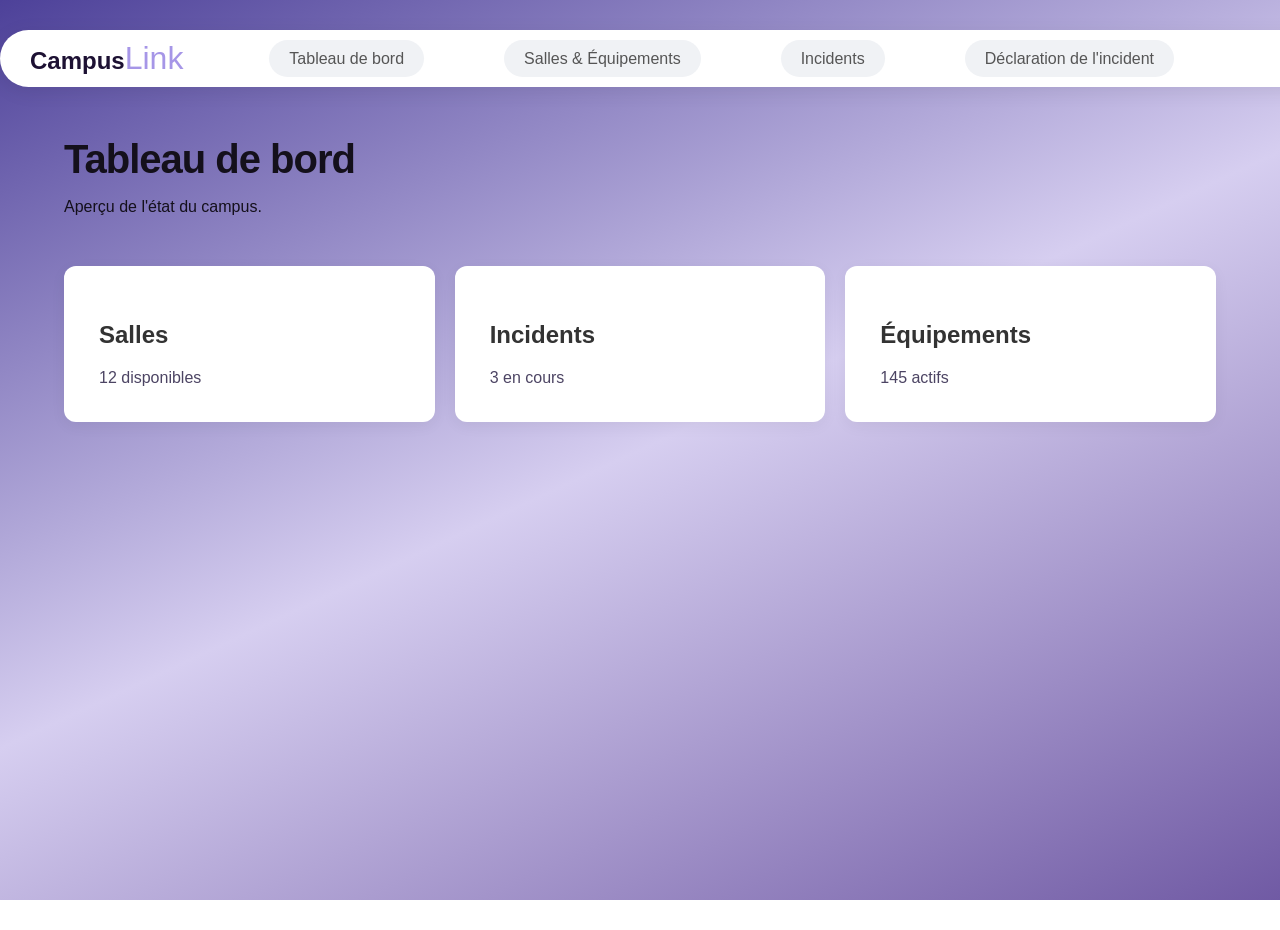
<file: index.html>
<!DOCTYPE html>
<html lang="fr">
<head>
    <meta charset="UTF-8">
    <meta name="viewport" content="width=device-width, initial-scale=1.0">
    <title>CampusLink</title>
    <link rel="stylesheet" href="style.css">
</head>
<body>
   <header class="navbar">
        <div class="logo-container">
            <span class="logo-text"><span class="campus-bold">Campus</span><span class="link-text">Link</span></span>
        </div>
        <nav>
            <ul>
                <li><a href="index.html">Tableau de bord</a></li>
                <li><a href="salles.html">Salles & Équipements</a></li>
                <li><a href="incidents.html">Incidents</a></li>
                <li><a href="declaration.html">Déclaration de l'incident</a></li>
            </ul>
        </nav>
    </header>
     <main>
        <h1>Tableau de bord</h1>
        <p class="subtitle">Aperçu de l'état du campus.</p>

        <section class="dashboard-cards">
            <article class="card">
                <h2>Salles</h2>
                <p>12 disponibles</p>
            </article>
            
            <article class="card">
                <h2>Incidents</h2>
                <p>3 en cours</p>
            </article>

            <article class="card">
                <h2>Équipements</h2>
                <p>145 actifs</p>
            </article>
        </section>
    </main>
</body>
</html>
</file>
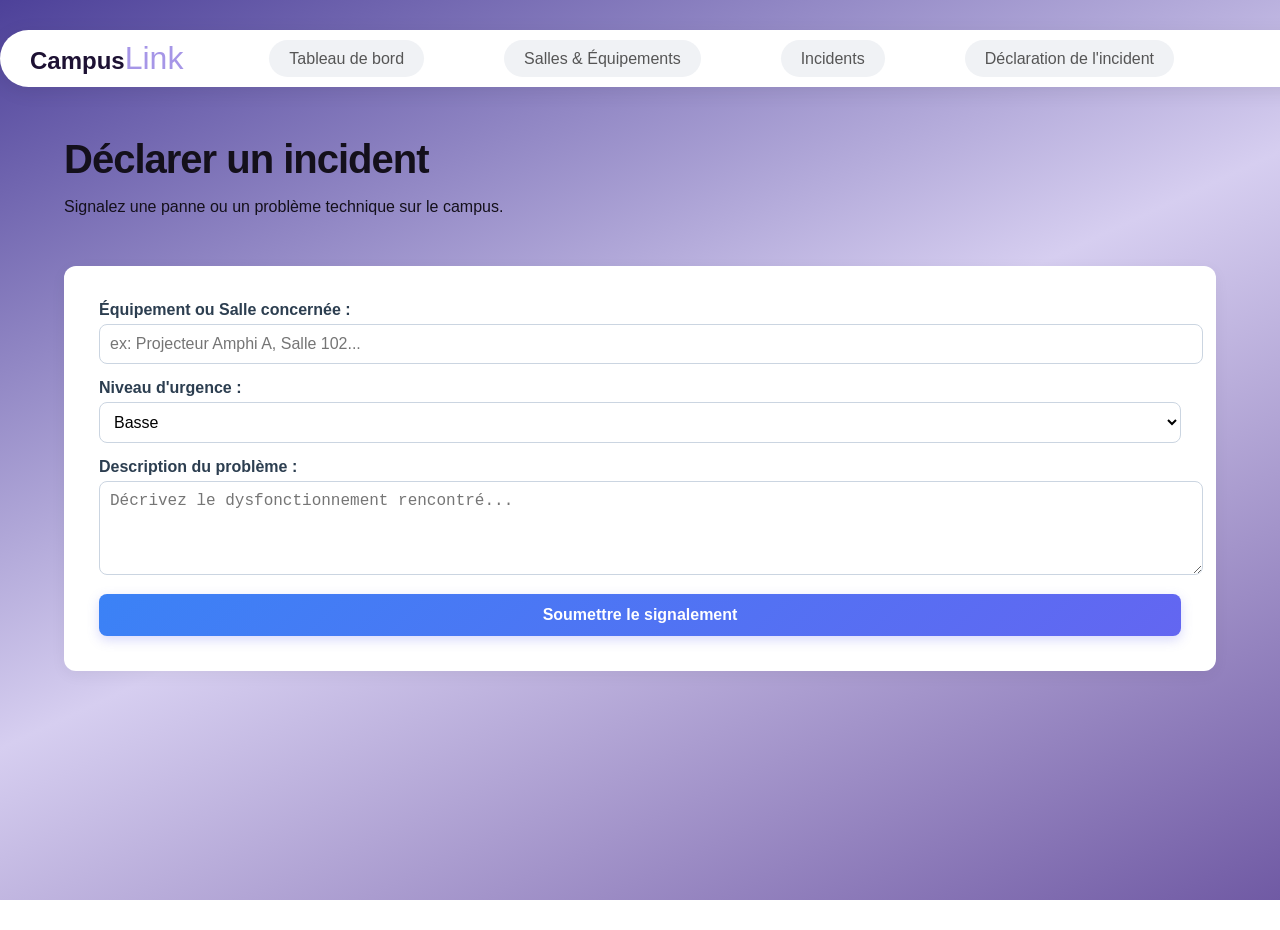
<file: declaration.html>
<!DOCTYPE html>
<html lang="fr">
<head>
    <meta charset="UTF-8">
    <meta name="viewport" content="width=device-width, initial-scale=1.0">
    <title>CampusLink - Déclarer un incident</title>
    <link rel="stylesheet" href="style.css">
</head>
<body>
   <header class="navbar">
        <div class="logo-container">
            <span class="logo-text"><span class="campus-bold">Campus</span><span class="link-text">Link</span></span>
        </div>
        <nav>
            <ul>
                <li><a href="index.html">Tableau de bord</a></li>
                <li><a href="salles.html">Salles & Équipements</a></li>
                <li><a href="incidents.html">Incidents</a></li>
                <li><a href="declaration.html">Déclaration de l'incident</a></li>
            </ul>
        </nav>
    </header>

    <main>
        <h1>Déclarer un incident</h1>
        <p class="subtitle">Signalez une panne ou un problème technique sur le campus.</p>

        <section class="dashboard-cards">
            <article class="card" style="grid-column: span 3;">
                <form action="#" method="POST" style="display: flex; flex-direction: column; gap: 15px;">
                    <div>
                        <label for="equipment" style="display: block; font-weight: 600; margin-bottom: 5px; color: #2c3e50;">Équipement ou Salle concernée :</label>
                        <input type="text" id="equipment" name="equipment" placeholder="ex: Projecteur Amphi A, Salle 102..." style="width: 100%; padding: 10px; border: 1px solid #cbd5e1; border-radius: 8px; font-size: 1rem;" required>
                    </div>

                    <div>
                        <label for="urgency" style="display: block; font-weight: 600; margin-bottom: 5px; color: #2c3e50;">Niveau d'urgence :</label>
                        <select id="urgency" name="urgency" style="width: 100%; padding: 10px; border: 1px solid #cbd5e1; border-radius: 8px; font-size: 1rem; background-color: white;" required>
                            <option value="basse">Basse</option>
                            <option value="moyenne">Moyenne</option>
                            <option value="haute">Haute</option>
                        </select>
                    </div>

                    <div>
                        <label for="description" style="display: block; font-weight: 600; margin-bottom: 5px; color: #2c3e50;">Description du problème :</label>
                        <textarea id="description" name="description" rows="4" placeholder="Décrivez le dysfonctionnement rencontré..." style="width: 100%; padding: 10px; border: 1px solid #cbd5e1; border-radius: 8px; font-size: 1rem;" required></textarea>
                    </div>

                    <button type="submit" style="background-color: #3498db; color: white; border: none; padding: 12px 20px; border-radius: 8px; font-weight: 600; font-size: 1rem; cursor: pointer; transition: background 0.3s ease;">Soumettre le signalement</button>
                </form>
            </article>
        </section>
    </main>
</body>
</html>
</file>
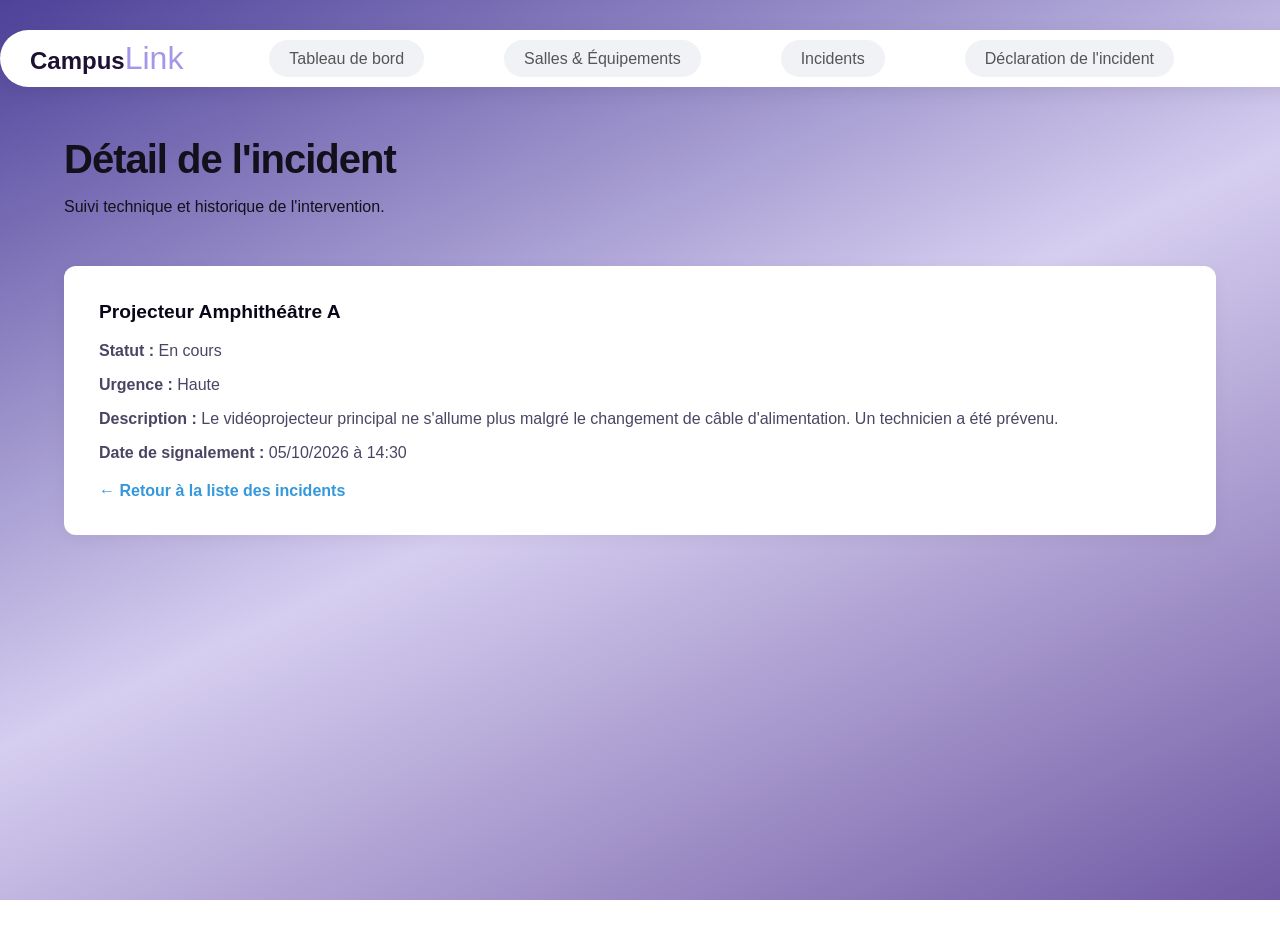
<file: incident-detail.html>
<!DOCTYPE html>
<html lang="fr">
<head>
    <meta charset="UTF-8">
    <meta name="viewport" content="width=device-width, initial-scale=1.0">
    <title>CampusLink - Détail de l'incident</title>
    <link rel="stylesheet" href="style.css">
</head>
<body>
    <header class="navbar">
        <div class="logo-container">
            <span class="logo-text"><span class="campus-bold">Campus</span><span class="link-text">Link</span></span>
        </div>
        <nav>
            <ul>
                <li><a href="index.html">Tableau de bord</a></li>
                <li><a href="salles.html">Salles & Équipements</a></li>
                <li><a href="incidents.html">Incidents</a></li>
                <li><a href="declaration.html">Déclaration de l'incident</a></li>
            </ul>
        </nav>
    </header>
    <main>
        <h1>Détail de l'incident</h1>
        <p class="subtitle">Suivi technique et historique de l'intervention.</p>

        <section class="dashboard-cards">
            <article class="card" style="grid-column: span 3;">
                <h3>Projecteur Amphithéâtre A</h3>
                <p><strong>Statut :</strong> En cours</p>
                <p><strong>Urgence :</strong> Haute</p>
                <p><strong>Description :</strong> Le vidéoprojecteur principal ne s'allume plus malgré le changement de câble d'alimentation. Un technicien a été prévenu.</p>
                <p><strong>Date de signalement :</strong> 05/10/2026 à 14:30</p>
                
                <a href="incidents.html" style="display:inline-block; margin-top:20px; color:#3498db; text-decoration:none; font-weight:600;">← Retour à la liste des incidents</a>
            </article>
        </section>
    </main>
</body>
</html>
</file>
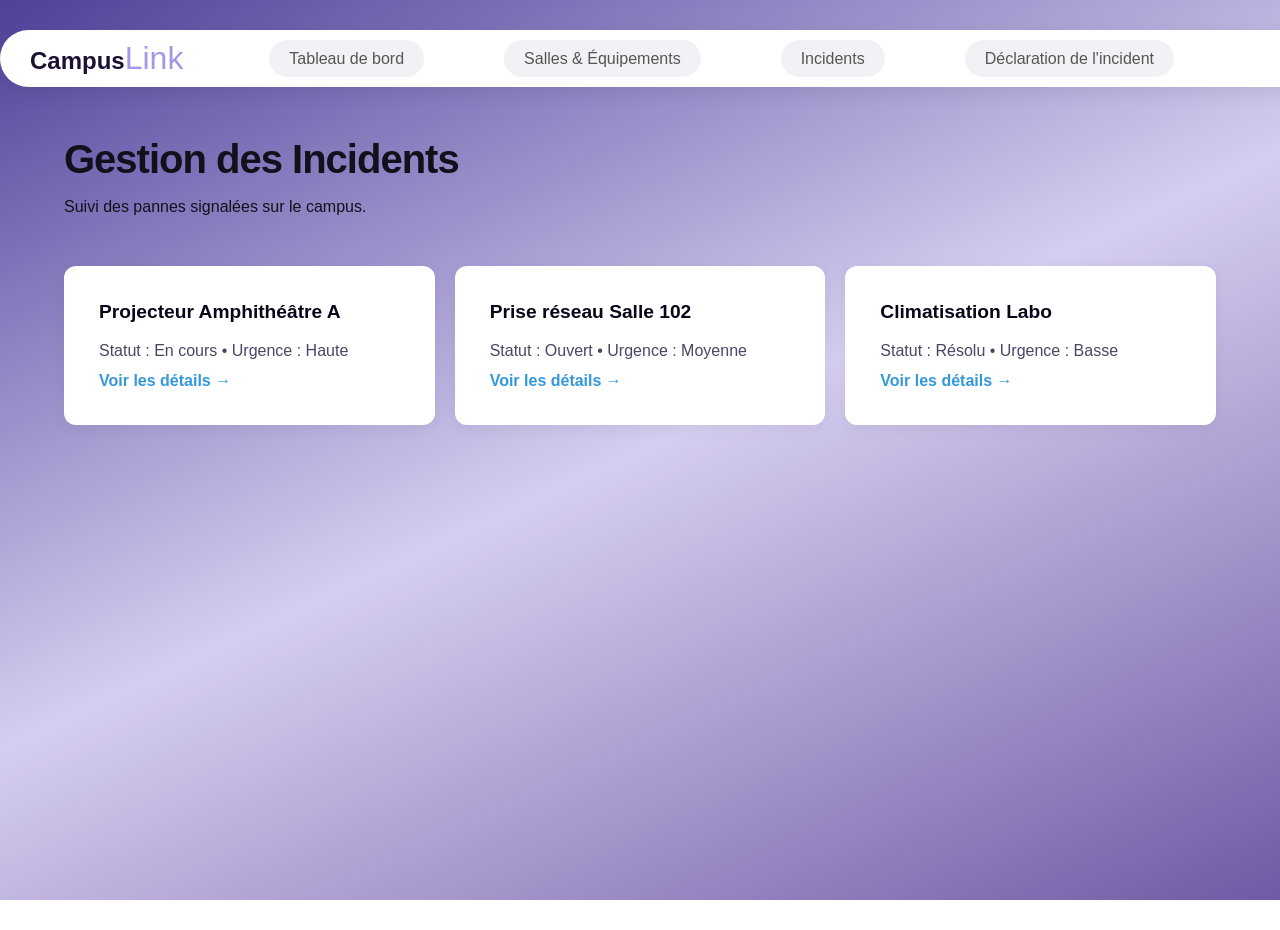
<file: incidents.html>
<!DOCTYPE html>
<html lang="fr">
<head>
    <meta charset="UTF-8">
    <meta name="viewport" content="width=device-width, initial-scale=1.0">
    <title>CampusLink - Incidents</title>
    <link rel="stylesheet" href="style.css">
</head>
<body>
    <header class="navbar">
        <div class="logo-container">
            <span class="logo-text"><span class="campus-bold">Campus</span><span class="link-text">Link</span></span>
        </div>
        <nav>
            <ul>
                <li><a href="index.html">Tableau de bord</a></li>
                <li><a href="salles.html">Salles & Équipements</a></li>
                <li><a href="incidents.html">Incidents</a></li>
                <li><a href="declaration.html">Déclaration de l'incident</a></li>
            </ul>
        </nav>
    </header>
    <main>
        <h1>Gestion des Incidents</h1>
        <p class="subtitle">Suivi des pannes signalées sur le campus.</p>

        <section class="dashboard-cards">
            <article class="card">
                <h3>Projecteur Amphithéâtre A</h3>
                <p>Statut : En cours • Urgence : Haute</p>
                <!-- Lien vers la page de détail de l'incident -->
                <a href="incident-detail.html" style="display:inline-block; margin-top:12px; color:#3498db; text-decoration:none; font-weight:600;">Voir les détails →</a>
            </article>

            <article class="card">
                <h3>Prise réseau Salle 102</h3>
                <p>Statut : Ouvert • Urgence : Moyenne</p>
                <a href="incident-detail.html" style="display:inline-block; margin-top:12px; color:#3498db; text-decoration:none; font-weight:600;">Voir les détails →</a>
            </article>

            <article class="card">
                <h3>Climatisation Labo</h3>
                <p>Statut : Résolu • Urgence : Basse</p>
                <a href="incident-detail.html" style="display:inline-block; margin-top:12px; color:#3498db; text-decoration:none; font-weight:600;">Voir les détails →</a>
            </article>
        </section>
    </main>
</body>
</html>
</file>
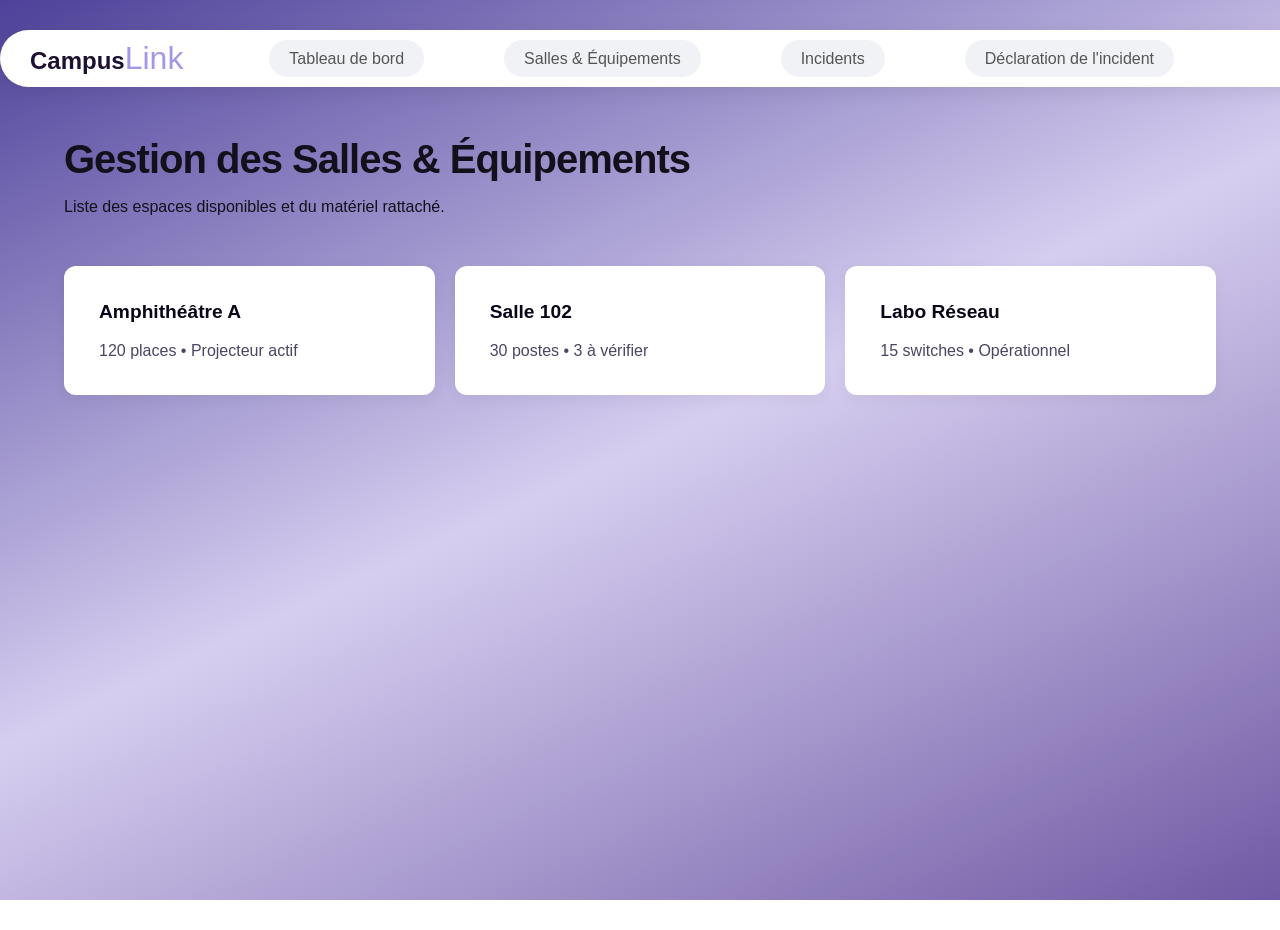
<file: salles.html>
<!DOCTYPE html>
<html lang="fr">
<head>
    <meta charset="UTF-8">
    <meta name="viewport" content="width=device-width, initial-scale=1.0">
    <title>CampusLink - Salles & Équipements</title>
    <link rel="stylesheet" href="style.css">
</head>
<body>
    <header class="navbar">
        <div class="logo-container">
            <span class="logo-text"><span class="campus-bold">Campus</span><span class="link-text">Link</span></span>
        </div>
        <nav>
            <ul>
                <li><a href="index.html">Tableau de bord</a></li>
                <li><a href="salles.html">Salles & Équipements</a></li>
                <li><a href="incidents.html">Incidents</a></li>
                <li><a href="declaration.html">Déclaration de l'incident</a></li>
            </ul>
        </nav>
    </header>
    <main>
        <h1>Gestion des Salles & Équipements</h1>
        <p class="subtitle">Liste des espaces disponibles et du matériel rattaché.</p>

        <section class="dashboard-cards">
            <article class="card">
                <h3>Amphithéâtre A</h3>
                <p>120 places • Projecteur actif</p>
            </article>

            <article class="card">
                <h3>Salle 102</h3>
                <p>30 postes • 3 à vérifier</p>
            </article>

            <article class="card">
                <h3>Labo Réseau</h3>
                <p>15 switches • Opérationnel</p>
            </article>
        </section>
    </main>
</body>
</html>
</file>
<file: style.css>
body {
    margin: 0; 
    font-family: 'Segoe UI', Tahoma, Geneva, Verdana, sans-serif;
    background-color: #f4f7f6; 
    color: #333333;
    background: linear-gradient(155deg, #4d4199 0%, #d6cef0 50%, #705aa4 100%);
    background-attachment: fixed; 
    min-height: 100vh;
    color: #333333;
}
main {
    width: 90%;
    max-width: 1400px; 
    margin: 0 auto; 
    padding: 20px 0; 
}
main h1 {
    font-size: 2.5rem;
    margin-top: 0;
    margin-bottom: 5px;
    letter-spacing: -1px;
    color: #14101b;
}
main p {
   color: #14101b; 
   font-weight: 500;
   margin-top: 10;
}
.campus-bold {
    font-weight: 700;
    color: #1d1133;
} 
.link-text {
    font-weight: 400;
    font-size: 2.0rem;
    color: #593bd289;

}
.navbar {
    display: flex; 
    align-items: center; 
    
    width: 100%; 
    max-width: 1400px; 
    margin: 30px auto; 
    padding: 10px 30px;
    
    background-color: #ffffff;
    border-radius: 30px; 
    box-shadow: 0 4px 20px rgba(0, 0, 0, 0.08);
}
.navbar nav {
    margin: 0 auto; 
    padding-right: 50px; 
}
.navbar nav ul {
    list-style: none; 
    margin: 0; 
    padding: 0; 
    display: flex; 
    gap: 80px; 
}
.navbar nav a {
    text-decoration: none; 
    color: #555555; 
    font-weight: 500; 
    
    
    padding: 10px 20px; 
    background-color: #f0f2f5; 
    border-radius: 20px; 
    
    transition: all 0.3s ease; 
}
.navbar nav a:hover {
    background-color: #bfa0ea; 
    color: rgb(70, 49, 98); 
}
.logo-text {
    font-size: 24px; 
    font-weight: bold; 
    color: #2c3e50; 
}
.dashboard-cards {
    display: grid;
    grid-template-columns: repeat(3, 1fr);
    gap: 20px;
    margin-top: 50px;
}
.card {
    background-color: #ffffff; 
    padding: 35px; 
    border-radius: 12px; 
    box-shadow: 0 4px 15px rgba(0, 0, 0, 0.05); 
    transition: transform 0.3s ease, box-shadow 0.3s ease; 
}
.card:hover {
    transform: translateY(-5px); 
    box-shadow: 0 6px 20px rgba(0, 0, 0, 0.08); 
    background-color: #e9e0f6; 
    color: rgb(62, 33, 100); 
}
.card h3 {
    margin-top: 0;
    color: #0a061a;
    font-size: 1.2rem;
}
.card p {
    margin-bottom: 0;
    color: #120831c1;
    font-weight: 500;
}
button, .btn {
    background: linear-gradient(135deg, #3b82f6 0%, #6366f1 100%); 
    color: white;
    border: none;
    padding: 12px 24px;
    border-radius: 25px; 
    font-weight: 600;
    font-size: 1rem;
    cursor: pointer;
    box-shadow: 0 4px 12px rgba(99, 102, 241, 0.25); 
    transition: all 0.3s ease;
}

button:hover, .btn:hover {
    transform: translateY(-2px); 
    box-shadow: 0 6px 16px rgba(99, 102, 241, 0.4); 
}
</file>
